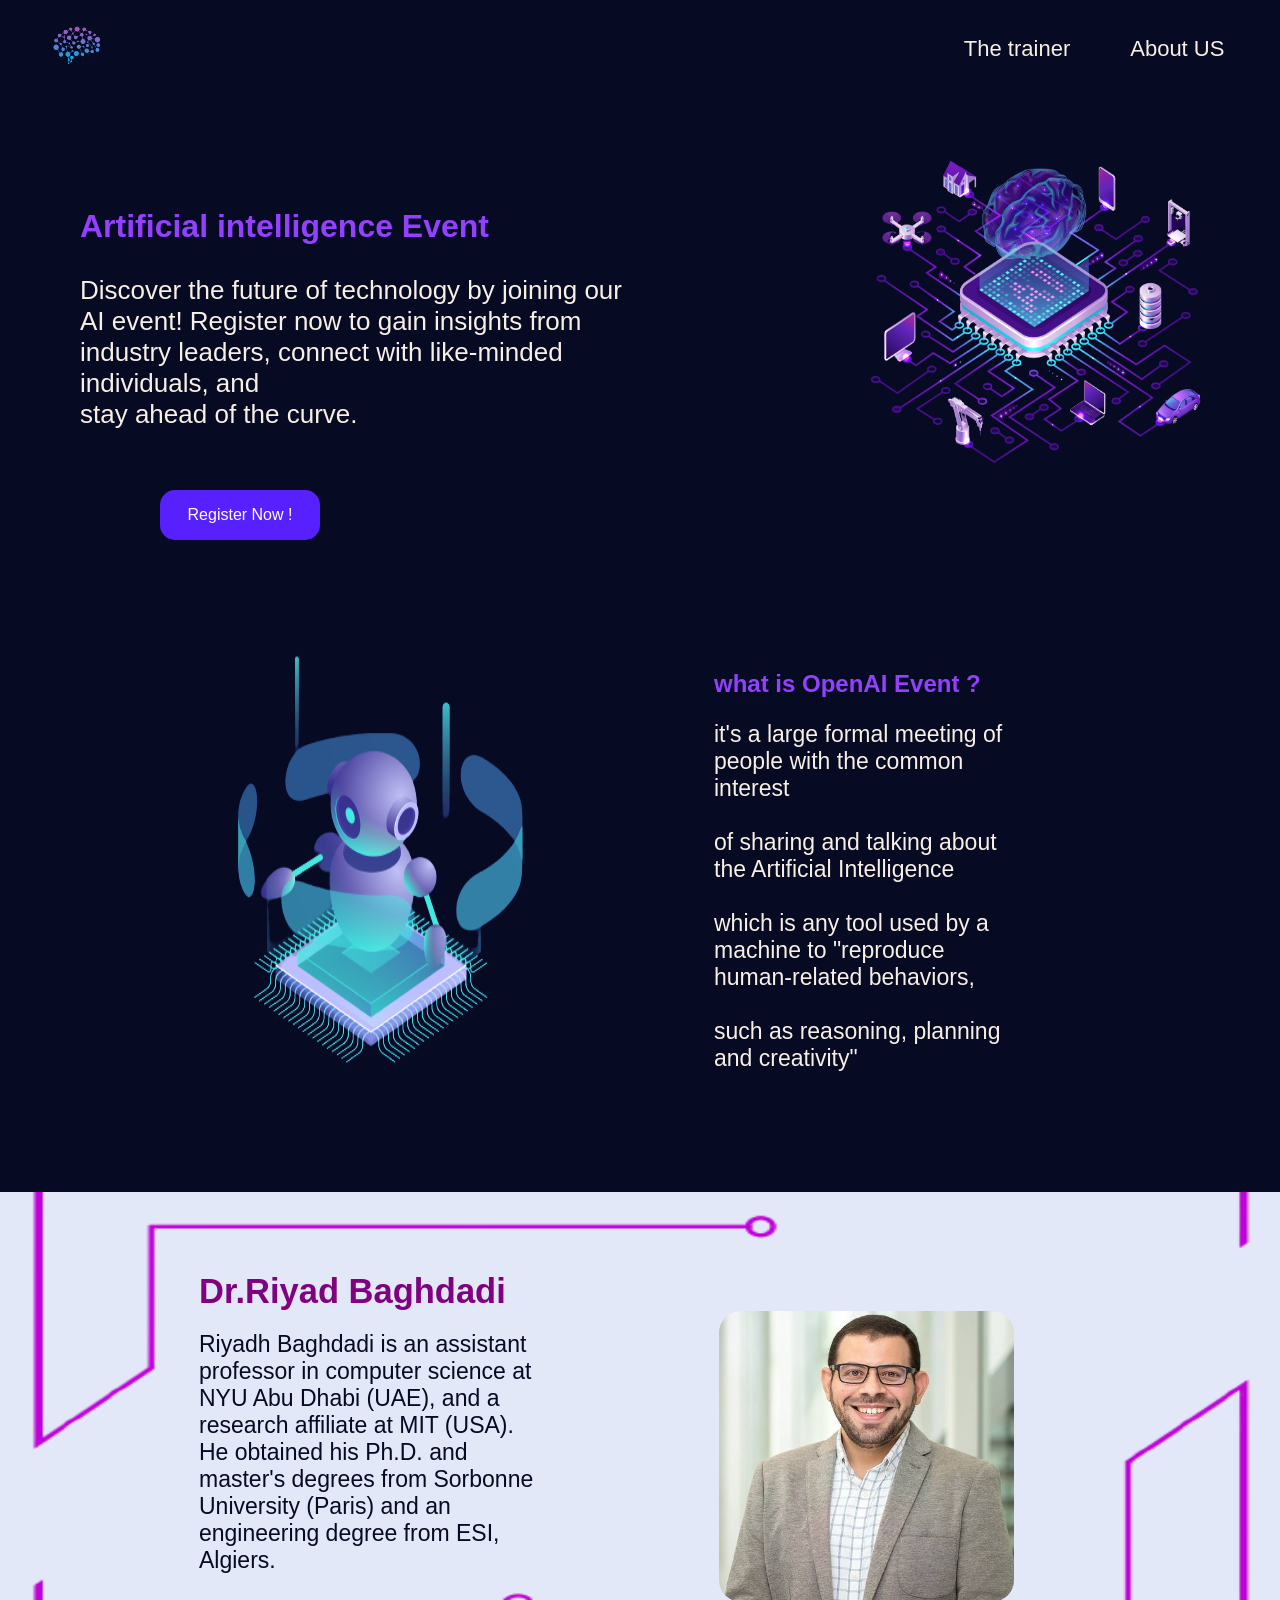
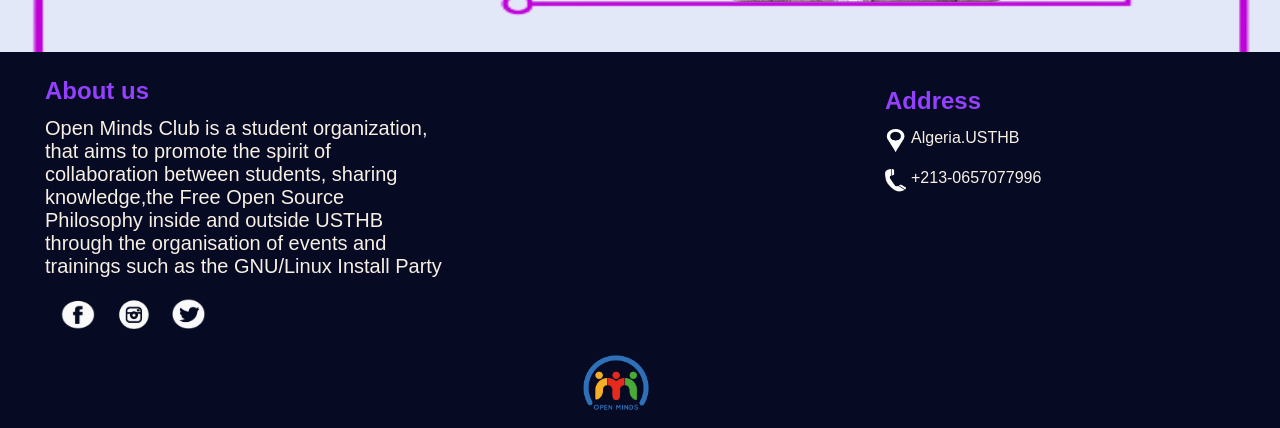
<file: public/index.html>
<html>
    <head>
        <title>OpenAI</title>
        <link rel="stylesheet" href="demo.css">
        <link href="https://fonts.googleapis.com/icon?family=Material+Icons" rel="stylesheet">
        <link rel="stylesheet" href="https://fonts.googleapis.com/css2?family=Material+Symbols+Outlined:opsz,wght,FILL,GRAD@48,400,0,0" />
        <link rel="icon" type="image/x-icon" href="./favicon.ico" />
    </head>
    <body>
      <!-------nav bar-------->  
        <nav class="rukia">
            <img src="Jogol.png" class="logo">
            <div class="nivo">
                <ul>
                    <li><a href="#trainer">The trainer</a></li>
                    <li><a href="#about">About US</a></li>
                    <!-- <li><a href="#">Agenda</a></li> -->
                </ul>  
            </div>
            <img src="menu.png" alt="menuHamburger" class="menu-Hamburger">
        </nav>
        <script>
            const menuHamburger = document.querySelector(".menu-Hamburger")
            const nivo = document.querySelector (".nivo")
            menuHamburger.addEventListener('click',()=>{nivo.classList.toggle('mobile-menu')})
           </script>
         <div class="comp1">
            <div>
             <h1>Artificial intelligence Event</h1>
             <p>Discover the future of technology by joining our AI event! Register now to gain insights from industry leaders, connect with like-minded individuals, and <br> stay ahead of the curve.</p>
             <div class="grege">
                <a href="/register">Register Now !</a>
              </div>
            </div>
             <img src="fst.png">
            </div>
            <div class="part2">
                    <div class="kur">
                        <img src="siwi2.png" class="sec">
                          <div class="txt">
                            <h2>
                                what is OpenAI Event ?
                            </h2>
                              <p>
                                it's a large formal meeting of people with the common interest <br> <br>
                                 of sharing and talking about the Artificial Intelligence <br> <br>
                                 which is any tool used by a machine to "reproduce human-related behaviors, <br> <br>
                                 such as reasoning, planning and creativity"
                              </p>
                          </div>
                    </div>
            </div>
            <div class="torres" id="trainer">
                  <img src="bgh2.png" class="im" >
                  <div class="no" >
                   <h2 class="h2m">Dr.Riyad Baghdadi</h2>
                   <p class="pa">Riyadh Baghdadi is an assistant professor in computer science at NYU Abu Dhabi (UAE),
                     and a research affiliate at MIT (USA). He obtained his Ph.D. and master's degrees from Sorbonne University (Paris)
                      and an engineering degree from ESI, Algiers.</p>
                  <img src="dr.jpg">
                  </div>
            </div>
            <footer>
                <div class="main" id="about">
                    <div class="left">
                        <h2>About us</h2>
                     <div class="cont">
                        <p>
                            Open Minds Club is a student organization, that aims to promote the spirit of collaboration between students,
                             sharing knowledge,the Free Open Source Philosophy inside and outside USTHB 
                             through the organisation of events and trainings such as the GNU/Linux Install Party
                        </p>
                        <div class="sco">
                            <a href="#"> <img src="faceboo.jpg" a></a>
                            <a href="#"> <img src="ig.jpg" alt=""></a>
                            <a href="#"> <img src="twi.jpg" alt=""></a>
                        </div>
                     </div>   
                    </div>
                    <div class="rgt">
                        <h2>Address</h2>
                        <div class="cotk">
                                <img src="mapo.png" alt="">
                                <span class="tx">Algeria.USTHB</span>
                        </div>
                        <div class="ph">
                            <img src="pnk.png">
                            <span class="tx">+213-0657077996</span>
                    </div>
                    </div>
                </div>
            </footer>
            <img src="omc.png" class="om" alt="">
    </body>
</html>
</file>
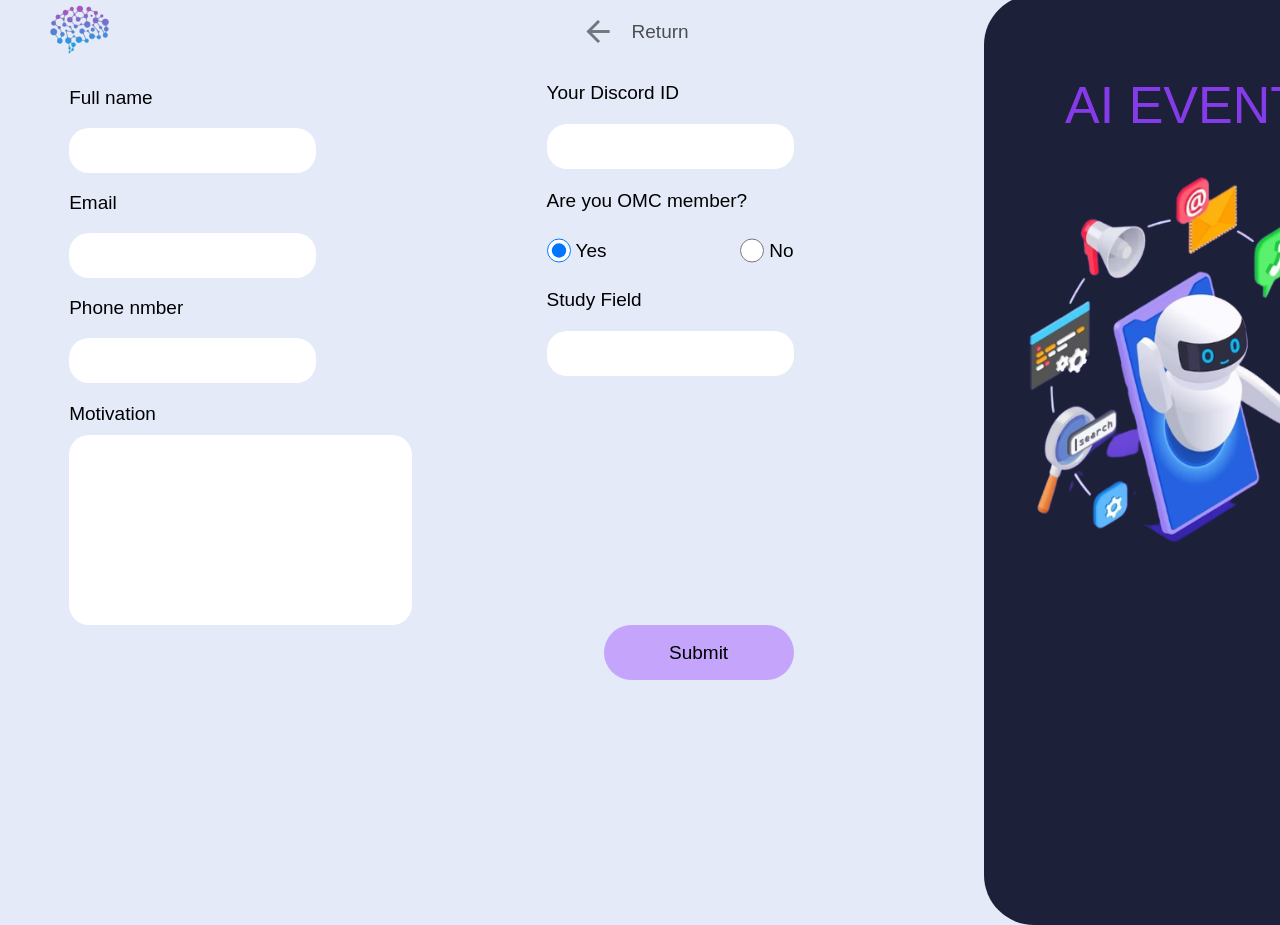
<file: public/register.html>
<!DOCTYPE html>
<html lang="en">
  <head>
    <meta charset="UTF-8" />
    <meta http-equiv="X-UA-Compatible" content="IE=edge" />
    <meta name="viewport" content="width=device-width, initial-scale=1.0" />
    <link rel="stylesheet" href="style/Baghdadi_website.css" />
    <link rel="shortcut icon" href="res/Jogol.png" />
    <script src="js/script.js" defer></script>
    <title>Register</title>
    <link rel="icon" type="image/x-icon" href="./favicon.ico" />
  </head>
  <body>
    <div class="bigContainer">
      <div class="smallcontainer">
        <header>
          <img src="res/Jogol.png" alt="logo" />
          <a target="_self" href="/">
            <img src="res/telechargement-removebg-preview_1.png" />
            <h3>Return</h3>
          </a>
        </header>
        <form id="form" name="signupForm">
          <div class="container">
            <div class="left">
              <!-- <form action=""> -->
              <label for="FullName">Full name</label>
              <input type="text" name="fullName" id="FullName" required />

              <label for="email">Email</label>
              <input type="email" name="email" id="email" required />

              <label for="phone">Phone nmber</label>
              <input
                type="tel"
                name="phone"
                id="phone"
                pattern="0(5|6|7)[0-9]{8}"
                required
              />
            </div>

            <div class="right">
              <label for="discord">Your Discord ID</label>
              <input type="text" name="discord" id="discord" />

              <label>Are you OMC member?</label>
              <div class="yn">
                <div class="dH3">
                  <input
                    type="radio"
                    name="YN"
                    id="Yeah"
                    value="yes"
                    checked
                  /><label for="Yeah">Yes</label>
                </div>
                <div class="dH3">
                  <input type="radio" name="YN" id="nah" value="no" /><label
                    for="nah"
                    >No</label
                  >
                </div>
              </div>

              <label for="study">Study Field</label>
              <input type="text" name="study" id="study" required />
            </div>
          </div>

          <div class="container2">
            <label for="desc">Motivation</label>
            <textarea name="description" id="desc" required></textarea>
          </div>
          <button id="btn" type="submit">Submit</button>
        </form>

        <div id="msg"></div>
      </div>
      <aside>
        <h1>AI EVENT</h1>
        <img src="res/Robot.png" alt="Robot" />
      </aside>
    </div>
  </body>
</html>
</file>
<file: public/demo.css>
* {
    margin: 0;
    padding: 0;
    text-decoration: none;
    list-style: none;
    font-family: sans-serif;
}
body {
    background-color: #060A23;
    height: 1750px;
}
.rukia {
    padding: 2%;
    display: flex;
    justify-content: space-between;
    width: 100%;
    box-sizing: border-box;
    align-items: center;
}
.rukia a {
    color: #f8efe5;
    font-weight: 500;
    font-size: 20px;
}

.rukia .logo {
   width: 60px;
   height: 52px;
   margin-top: -5px;
   margin-left: 20px;
}

.rukia .nivo ul li a:hover {
    color: #9340FF;
}
.rukia .nivo ul {
    display: flex;
}
.rukia .nivo ul li {
    margin: 0 30px;
}
.rukia .nivo ul li .active a {
    color: #1e2248;
    font-weight: 600;
}
.menu-Hamburger {
    display: none;
    width: 45px;
    height: 30px;
    top: 35px;
    right: 36px;
    position: absolute;
}
@media screen and (max-width:1000px) {
    .rukia {
        padding: 0;
    }
    .rukia .logo {
        left: 25px;  
        margin-top: 20px;     
    }
    .menu-Hamburger {
        display: block;
    }
    .nivo {
        top: 0;
        left: 0;
        position: absolute;
        background-color: rgba(255, 255, 255, 0.20);
        backdrop-filter: blur(7px);
        width: 100%;
        height: 100% ;
        display: flex;
        justify-content: center;
        align-items: center;
        margin-left: -100%;
        transition: 0.95s;
     }
    .nivo .menu-Hamburger {
        padding-top: 25px;
    }
    .mobile-menu {
        margin-left: 0;
    }
    .nivo ul {
        display: flex;
        flex-direction: column;
        align-items: center;
    } 
    .rukia .nivo ul li {
        margin: 28px 0;
        font-size: 1.2em;
    }
    .rukia .nivo ul li a {
        color: #9340FF;
        font-weight: 700;
        font-size: 30px;
    }
  
}
.comp1 {
    display: flex;
    margin-top: 45px;
}
.comp1 img {
    width: 375px;
    height: 339px;
    margin-left: 50px;
    margin-top: -15px;
}
.comp1 div {
    color: #f8efe5;
    margin-left: 62px;
    margin-top: 60px;
}
.comp1 div h1 {
    color: #9340FF;
}
.comp1 div p {
    padding-top: 20px ;
    font-size: 20px;
    font-weight: 500;
    width: 500px;
}
@media screen and (min-width:1280px) {
    .comp1 img {
        margin-left: 210px;
        width: 385px;
        height: 349px;
    }
    .comp1 div {
        color: #f8efe5;
        margin-left: 80px;
        margin-top: 60px;
    }
    .comp1 div p {
        padding-top: 30px ;
        font-size: 26px;
        font-weight: 500;
        width: 550px;
    }
    .comp1 {
        display: flex;
        margin-top: 50px;
    }
    .rukia a {    
        font-size: 22px;
    }
}
.grege {
    background-color: #5721FF;
    height: 50px;
    width: 160px;
    text-align: center;
    border-radius: 15px;
    display: flex;
    align-items: center;
    justify-content: center;
}
.grege a {
    text-decoration: none;
    color: white;
}
.grege a:hover {
    color: aquamarine;
}
.kur {
      margin-top: 110px;
      display: flex;
}
.kur .txt {
    color: #f8efe5;
    width: 300px;
    margin-left: 107px;
} 
.kur .txt h2 {
    color: #9340FF;
}
.kur .txt p {
    font-size: 20px;
    padding-top: 22px;
}
.kur img {
    margin-left: 105px;
    margin-top: -19px;
}
.torres {
    margin-top: 120px;
    height: 460px;
    width: 100%;
    background-color: #E2E8F8;
}
.torres .im {
    height: 100%;
    width: 100%;
    filter: invert(64%) sepia(31%) saturate(3426%) hue-rotate(295deg) brightness(100%) contrast(104%);
}
.torres .no {
    margin-top: -380px;
    width: 330px;
    font-size: 22px;
    font-weight: 500;
    margin-left: 152px;
}
.torres .no .h2m {
    color: purple;
}
.torres .no .pa {
    color: #060A23;
    padding-top: 20px;
}
.torres .no img {
    margin-top: -277px;
    width: 285px;
    height: 281px;
    margin-left: 420px;
    border-radius: 22px;
  }
footer {
    bottom: 0;
    width: 100%;
    color: #f8efe5;
}
footer h2 {
    color: #9340FF;
}
footer img {
    height: 35px;
    width: 35px;
    filter: invert(100%) sepia(7%) saturate(0%) hue-rotate(248deg) brightness(117%) contrast(100%);
}
.ph img {
   height: 23px;
   width: 21px;
   padding-right: 5px;
   margin-bottom: 3px;
}
.cotk img {
    height: 23px;
    width: 21px;
    padding-right: 5px;
   margin-bottom: 3px;
}
footer .main {
    display: flex;
}
.sco img {
    padding-left: 15px;
    padding-top: 20px;
}
footer .main .left {
    flex-basis: 50%;
    padding: 10 20px;
    margin-left: 25px;
    margin-top: 15px;
}
footer .main .left .cont  {
    width: 400px;
    font-size: 20px;
    font-weight: 510;
    padding-top: 12px;
}
.rgt {
    margin-top: 35px;
    margin-left: 180px;
}
.ph {
    display: flex;
    padding-top: 14px;
}
.cotk {
    padding-top: 14px;
    display: flex;
}
.om {
    height: 80px;
    width: 80px;
    margin-left: 45%;
}
@media screen and (min-width:1280px) {
    .kur {
        margin-top: 130px;
        display: flex;
  }
  .kur .txt p {
    font-size: 23px;
    padding-top: 23px;
   }
   .kur img {
    margin-left: 180px;
    margin-top: -22px;
}
.kur .txt {
    color: #f8efe5;
    width: 300px;
    margin-left: 155px;
}
.torres .no {
    margin-top: -380px;
    width: 350px;
    font-size: 23px;
    font-weight: 500;
    margin-left: 199px;
}
.torres .no img {
    margin-top: -263px;
    width: 295px;
    height: 291px;
    margin-left: 520px;
    border-radius: 22px;
  }
}
@media screen and (max-width:1000px) {
    .torres .no img {
        margin-top: -285px;
        width: 295px;
        height: 291px;
        margin-left: 380px;
        border-radius: 22px;
      }
}
</file>
<file: public/style/Baghdadi_website.css>
header a {
  text-decoration: none;
  color: #252525cc;
}
header a h3 {
  width: 50px;
}

textarea {
  border: none;
  border-radius: 20px;
  padding: 5px;
  width: min-content;
  outline: none;
  resize: none;
}
#nah,
#Yeah {
  width: 24px;
  height: 25px;
}

#btn:hover {
  box-shadow: 0 3px 4px gray;
  cursor: pointer;
  transition: all 200ms;
}

@media screen and (min-width: 700px) {
  * {
    margin: 0;
    box-sizing: 0;
    font-family: Arial, Helvetica, sans-serif;
    font-size: 19px;
    font-weight: 500;
  }
  body {
    background-color: #e2e8f8e5;
    display: flex;
    justify-content: center;
    align-items: center;
    overflow-y: hidden;
    padding-top: 10px;
    max-width: 98vw;
    height: 100vh;
  }
  #desc {
    height: 20vh;
    width: 26vw;
  }
  #btn {
    width: 190px;
    height: 55px;
  }
  header {
    display: flex;
    justify-content: space-between;
    padding: 10px;
  }
  header img {
    width: 75px;
    height: 53px;
  }
  header a {
    display: flex;
    align-items: center;
    width: 200px;
    gap: 20px;
  }
  header a h3 {
    width: 150px;
  }
  header a img {
    width: 28px;
    height: 35px;
  }

  .bigContainer {
    display: flex;
    gap: 30px;
    position: sticky;
    top: 0;
    right: 0;
    left: 0;
    bottom: 0;
  }
  input {
    border: none;
    border-radius: 20px;
    width: 250px;
    height: 35px;
    padding: 5px;
    width: min-content;
    outline: none;
  }
  .container {
    display: flex;
    gap: 18vw;
    flex: 1;
  }
  .left {
    display: flex;
    flex-direction: column;
    justify-content: space-around;
    align-items: flex-start;
    margin-left: 3vw;
    line-height: 60px;
  }
  .right {
    display: flex;
    flex-direction: column;
    justify-content: space-around;
    line-height: 35px;
  }
  .yn {
    display: flex;
    align-items: center;
    justify-content: space-between;
  }
  .dH3 {
    align-items: center;
    display: flex;
    gap: 5px;
  }

  .container2 {
    display: flex;
    flex-direction: column;
    gap: 10px;
    margin: 20px 0 0 3vw;
  }
  aside {
    display: flex;
    flex-direction: column;
    background-color: #060a23e5;
    height: 100vh;
    border-radius: 50px 0 0 50px;
    padding-top: 30px;
    transform: translate(40%, 0);
  }
  aside h1 {
    font-family: Arial, Helvetica, sans-serif;
    font-size: 52px;
    font-weight: 500;
    color: #9340ffe5;
    align-self: center;
    margin-top: 50px;
  }
  aside img {
    width: 400px;
    height: 450px;
  }
  #btn {
    float: right;
    background: rgba(147, 64, 255, 0.4);
    border-radius: 30px;
    font-family: Arial, Helvetica, sans-serif;
    border: none;
  }
}

@media screen and (max-width: 700px) {
  * {
    margin: 0;
    box-sizing: 0;
    font-family: Arial, Helvetica, sans-serif;
    font-size: 12px;
    font-weight: 500;
  }
  body {
    background-color: #e2e8f8e5;
    align-items: center;
    overflow-y: hidden;
    width: 375px;
    height: 570px;
    max-height: min-content;
  }
  #desc {
    height: 20vh;
    width: 56vw;
  }
  #btn {
    width: 100px;
    height: 40px;
  }
  .smallcontainer {
    width: 260px;
  }
  header {
    transform: translate(5%);
    display: flex;
    justify-content: space-between;
    padding: 5px;
    width: 240px;
  }
  header img {
    width: 50px;
    height: 30px;
  }
  header a {
    display: flex;
    align-items: center;
    width: 120px;
    gap: 10px;
  }
  header a img {
    width: 22px;
    height: 30px;
  }

  header a h3 {
    width: 80px;
  }

  .bigContainer {
    display: flex;
    width: fit-content;
    gap: 30px;
  }
  input {
    border: none;
    border-radius: 20px;
    width: 70px;
    height: 25px;
    padding: 5px;
    outline: none;
  }
  .container {
    display: flex;
    gap: 9vw;
    flex: 1;
  }
  .left {
    display: flex;
    flex-direction: column;
    justify-content: space-around;
    align-items: flex-start;
    line-height: 60px;
    margin-left: 3vw;
  }
  .right {
    display: flex;
    flex-direction: column;
    justify-content: space-around;
    line-height: 35px;
  }
  .yn {
    display: flex;
    align-items: center;
    justify-content: space-between;
  }
  .dH3 {
    align-items: center;
    display: flex;
    gap: 5px;
  }

  .container2 {
    display: flex;
    flex-direction: column;
    gap: 10px;
    margin: 20px 0 0 3vw;
  }
  aside {
    aspect-ratio: 1/6;
    position: fixed;
    right: 0px;
    display: flex;
    flex-direction: column;
    background-color: #060a23e5;
    height: 100vh;
    border-radius: 20px 0 0 20px;
    padding-top: 10px;
  }
  aside h1 {
    font-family: Arial, Helvetica, sans-serif;
    font-size: 18px;
    font-weight: 500;
    color: #9340ffe5;
    align-self: center;
    margin: 60px 0 70px 0;
  }
  aside img {
    width: 120px;
    height: 140px;
  }
  #btn {
    margin: 15px 20px 0 0;
    float: right;
    left: 100px;
    background: rgba(147, 64, 255, 0.4);
    border-radius: 30px;
    font-family: Arial, Helvetica, sans-serif;
    border: none;
  }
}

#msg {
  margin: 0 auto;
  padding: 1em;
}
.error {
  color: red;
}
.success {
  color: green;
}
</file>
